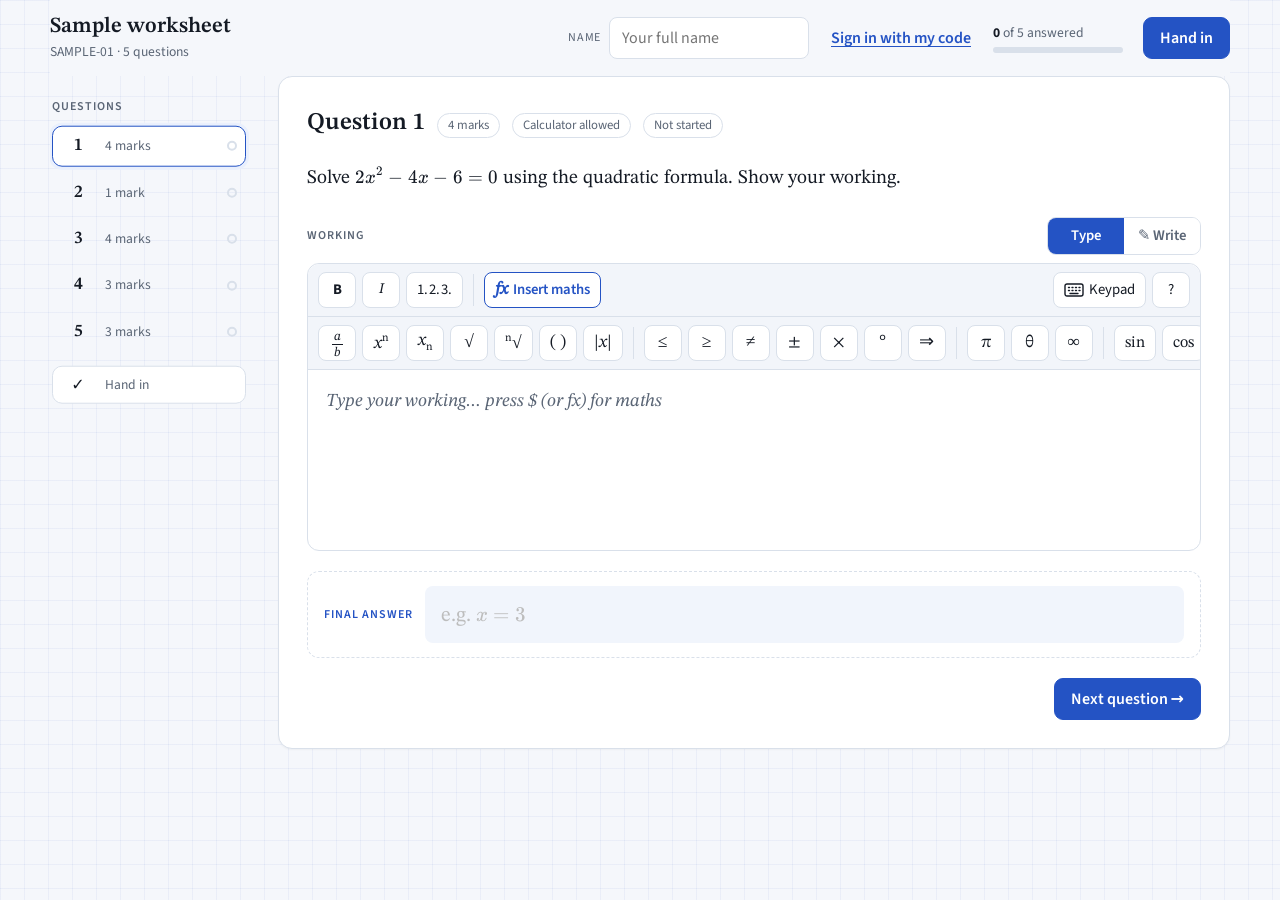
<file: index.html>
<!doctype html>
<html lang="en">
<head>
  <meta charset="utf-8">
  <meta name="viewport" content="width=device-width,initial-scale=1,viewport-fit=cover">
  <meta name="color-scheme" content="light dark">
  <meta name="robots" content="noindex, nofollow">
  <title>Typed Answer Booklet</title>
  <link rel="icon" href="data:image/svg+xml,<svg xmlns='http://www.w3.org/2000/svg' viewBox='0 0 32 32'><rect width='32' height='32' rx='7' fill='%232453c4'/><text x='16' y='23' font-size='19' font-family='serif' font-style='italic' text-anchor='middle' fill='white'>ƒx</text></svg>">
  <script type="module" crossorigin src="./assets/main-Bc5uiTLc.js"></script>
  <link rel="modulepreload" crossorigin href="./assets/photo-P12SYnH-.js">
  <link rel="stylesheet" crossorigin href="./assets/photo-BJsWUJd-.css">
  <link rel="stylesheet" crossorigin href="./assets/main-B-OC16hW.css">
</head>
<body>
  <header class="top">
    <div class="title"><h1 id="wsTitle">Answer booklet</h1><p id="wsSub"></p></div>
    <div class="name" id="nameBox"><label for="studentName">Name</label><input type="text" id="studentName" placeholder="Your full name" autocomplete="name"></div>
    <button type="button" class="linkbtn" id="signInBtn" hidden title="Your work is then saved online: carry on on any phone or computer">Sign in with my code</button>
    <div class="acct" id="acct" hidden><span class="who" id="acctName"></span><span class="sync" id="syncState" role="status"></span><button type="button" class="linkbtn" id="signOutBtn">Sign out</button></div>
    <div class="meter"><span id="meterText"></span><div class="track"><i id="meterBar"></i></div></div>
    <button type="button" class="btn primary" id="goHandin">Hand in</button>
  </header>
  <div class="syncask" id="syncAsk" role="alert" hidden></div>
  <dialog id="signinDlg" aria-labelledby="signinTitle">
    <form id="signinForm" method="dialog">
      <h2 id="signinTitle">Sign in with your code</h2>
      <p class="muted">Your teacher gives you a code like <b>K7QM-2XPA</b>. Your work is then saved online: open the same link on another phone or computer, sign in, and carry on. Your teacher sees how far you are.</p>
      <label for="codeIn">Your code</label>
      <input type="text" id="codeIn" autocomplete="off" autocapitalize="characters" spellcheck="false" placeholder="XXXX-XXXX">
      <p class="status err" id="codeErr" role="status"></p>
      <div class="actions"><button type="submit" class="btn primary" id="codeGo">Sign in</button><button type="button" class="btn quiet" id="codeCancel">Cancel</button></div>
    </form>
  </dialog>
  <div class="app">
    <nav class="rail" id="rail" aria-label="Questions"></nav>
    <main id="stage"></main>
  </div>
</body>
</html>
</file>
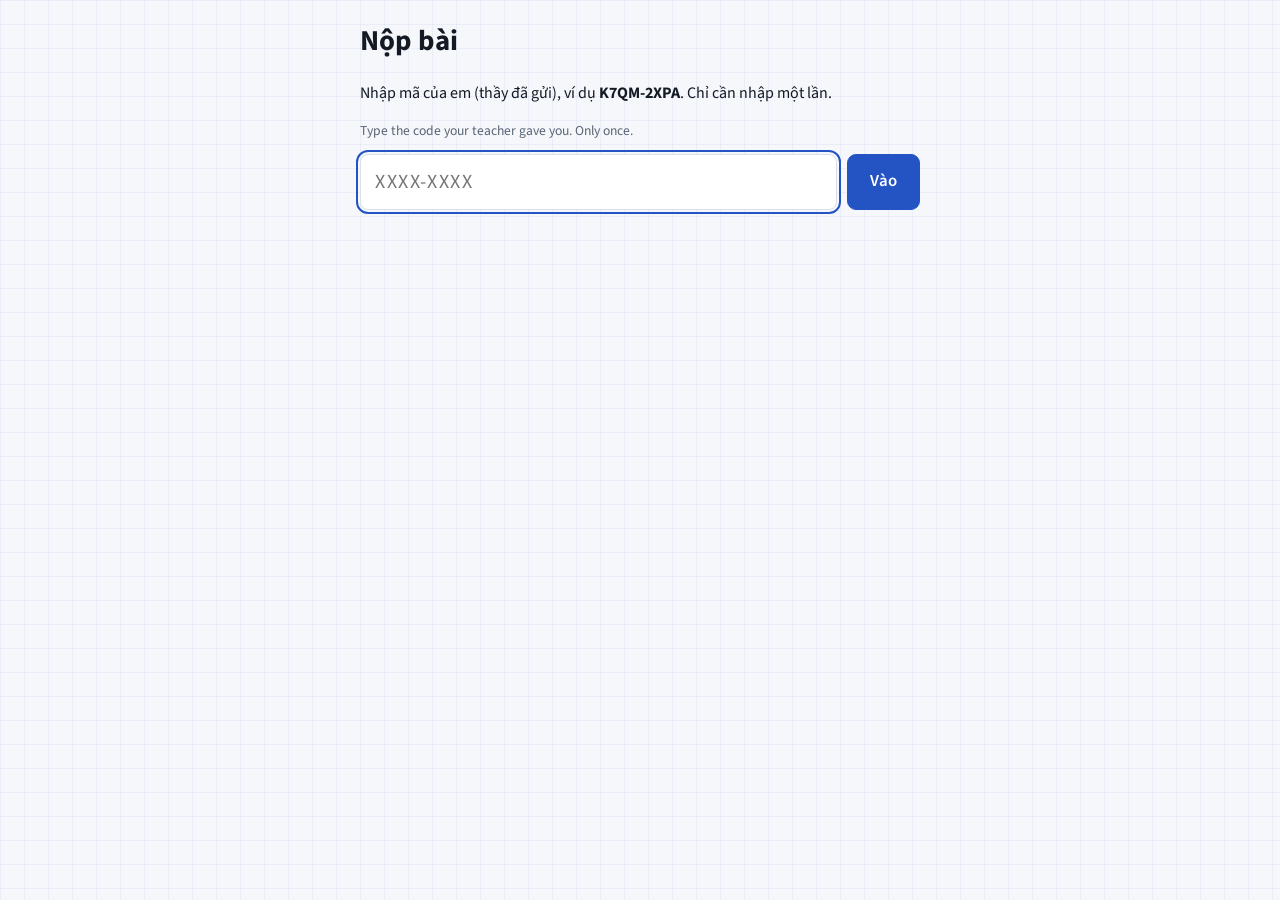
<file: nop.html>
<!doctype html>
<html lang="vi">
<head>
  <meta charset="utf-8">
  <meta name="viewport" content="width=device-width,initial-scale=1,viewport-fit=cover">
  <meta name="color-scheme" content="light dark">
  <meta name="robots" content="noindex, nofollow">
  <meta name="apple-mobile-web-app-capable" content="yes">
  <meta name="apple-mobile-web-app-title" content="Nộp bài">
  <meta name="theme-color" content="#2453c4">
  <title>Nộp bài</title>
  <link rel="manifest" href="nop.webmanifest">
  <link rel="icon" href="nop-icon.svg">
  <link rel="apple-touch-icon" href="nop-icon.png">
  <script type="module" crossorigin src="./assets/nop-t3V10JQ5.js"></script>
  <link rel="modulepreload" crossorigin href="./assets/photo-P12SYnH-.js">
  <link rel="stylesheet" crossorigin href="./assets/photo-BJsWUJd-.css">
  <link rel="stylesheet" crossorigin href="./assets/nop-CIuWcVVF.css">
</head>
<body class="nop">
  <main class="nopwrap">
    <header class="nophead">
      <h1>Nộp bài</h1>
      <p class="muted" id="who"></p>
    </header>

    <section id="signin" hidden>
      <p>Nhập mã của em (thầy đã gửi), ví dụ <b>K7QM-2XPA</b>. Chỉ cần nhập một lần.</p>
      <p class="muted en">Type the code your teacher gave you. Only once.</p>
      <form id="codeForm">
        <input type="text" id="code" autocomplete="off" autocapitalize="characters" spellcheck="false" placeholder="XXXX-XXXX" aria-label="Mã của em">
        <button type="submit" class="btn primary big" id="codeGo">Vào</button>
      </form>
      <p class="status err" id="codeErr" role="status"></p>
    </section>

    <section id="drop" hidden>
      <input type="file" id="files" accept="image/*,application/pdf,.pdf" multiple hidden>
      <button type="button" class="btn primary huge" id="pick">📷 Chụp ảnh hoặc chọn file</button>
      <p class="muted tip">Chụp từng trang, <b>theo thứ tự</b>, thấy rõ mã QR ở trang 1. Ảnh hoặc PDF đều được.<br><span class="en">Photos of each page in order, or a PDF.</span></p>
      <div id="result" class="result" hidden>
        <p class="done" id="doneLine" role="status"></p>
        <div id="groups"></div>
        <div class="actions"><button type="button" class="btn" id="more">+ Thêm trang</button><button type="button" class="btn quiet" id="newOne">Nộp bài khác</button></div>
      </div>
      <details class="hist" id="hist" hidden><summary>Đã nộp gần đây</summary><ul id="histList"></ul></details>
    </section>

    <footer class="nopfoot"><button type="button" class="linkbtn" id="signOut" hidden>Không phải em? Đổi mã</button></footer>
  </main>
</body>
</html>
</file>
<file: assets/photo-BJsWUJd-.css>
@font-face{font-family:"Source Sans 3";font-style:normal;font-display:swap;font-weight:400;src:url(./source-sans-3-cyrillic-ext-400-normal-BwJdxs7r.woff2)format("woff2"),url(./source-sans-3-cyrillic-ext-400-normal-Cd63HKDh.woff)format("woff");unicode-range:U+460-52F,U+1C80-1C8A,U+20B4,U+2DE0-2DFF,U+A640-A69F,U+FE2E-FE2F}@font-face{font-family:"Source Sans 3";font-style:normal;font-display:swap;font-weight:400;src:url(./source-sans-3-cyrillic-400-normal-DjhbW-4D.woff2)format("woff2"),url(./source-sans-3-cyrillic-400-normal-7kQcAFpS.woff)format("woff");unicode-range:U+301,U+400-45F,U+490-491,U+4B0-4B1,U+2116}@font-face{font-family:"Source Sans 3";font-style:normal;font-display:swap;font-weight:400;src:url(./source-sans-3-greek-ext-400-normal-CpIwTHMM.woff2)format("woff2"),url(./source-sans-3-greek-ext-400-normal-BI1kUwmR.woff)format("woff");unicode-range:U+1F??}@font-face{font-family:"Source Sans 3";font-style:normal;font-display:swap;font-weight:400;src:url(./source-sans-3-greek-400-normal-DZReXJla.woff2)format("woff2"),url(./source-sans-3-greek-400-normal-DJm9Ud5h.woff)format("woff");unicode-range:U+370-377,U+37A-37F,U+384-38A,U+38C,U+38E-3A1,U+3A3-3FF}@font-face{font-family:"Source Sans 3";font-style:normal;font-display:swap;font-weight:400;src:url(./source-sans-3-vietnamese-400-normal-CwtaIDr2.woff2)format("woff2"),url(./source-sans-3-vietnamese-400-normal-dYp9C364.woff)format("woff");unicode-range:U+102-103,U+110-111,U+128-129,U+168-169,U+1A0-1A1,U+1AF-1B0,U+300-301,U+303-304,U+308-309,U+323,U+329,U+1EA0-1EF9,U+20AB}@font-face{font-family:"Source Sans 3";font-style:normal;font-display:swap;font-weight:400;src:url(./source-sans-3-latin-ext-400-normal-UNsKFIBq.woff2)format("woff2"),url(./source-sans-3-latin-ext-400-normal-BGPHfnm_.woff)format("woff");unicode-range:U+100-2BA,U+2BD-2C5,U+2C7-2CC,U+2CE-2D7,U+2DD-2FF,U+304,U+308,U+329,U+1D00-1DBF,U+1E00-1E9F,U+1EF2-1EFF,U+2020,U+20A0-20AB,U+20AD-20C0,U+2113,U+2C60-2C7F,U+A720-A7FF}@font-face{font-family:"Source Sans 3";font-style:normal;font-display:swap;font-weight:400;src:url(./source-sans-3-latin-400-normal-DQi5PRDE.woff2)format("woff2"),url(./source-sans-3-latin-400-normal-AFMiCETP.woff)format("woff");unicode-range:U+??,U+131,U+152-153,U+2BB-2BC,U+2C6,U+2DA,U+2DC,U+304,U+308,U+329,U+2000-206F,U+20AC,U+2122,U+2191,U+2193,U+2212,U+2215,U+FEFF,U+FFFD}@font-face{font-family:"Source Sans 3";font-style:normal;font-display:swap;font-weight:600;src:url(./source-sans-3-cyrillic-ext-600-normal-6AhwUnSr.woff2)format("woff2"),url(./source-sans-3-cyrillic-ext-600-normal-uAL1a5gb.woff)format("woff");unicode-range:U+460-52F,U+1C80-1C8A,U+20B4,U+2DE0-2DFF,U+A640-A69F,U+FE2E-FE2F}@font-face{font-family:"Source Sans 3";font-style:normal;font-display:swap;font-weight:600;src:url(./source-sans-3-cyrillic-600-normal-BnFu5nHC.woff2)format("woff2"),url(./source-sans-3-cyrillic-600-normal-y-RO8wOd.woff)format("woff");unicode-range:U+301,U+400-45F,U+490-491,U+4B0-4B1,U+2116}@font-face{font-family:"Source Sans 3";font-style:normal;font-display:swap;font-weight:600;src:url(./source-sans-3-greek-ext-600-normal-DynePNDL.woff2)format("woff2"),url(./source-sans-3-greek-ext-600-normal-D7vJ4nVX.woff)format("woff");unicode-range:U+1F??}@font-face{font-family:"Source Sans 3";font-style:normal;font-display:swap;font-weight:600;src:url(./source-sans-3-greek-600-normal-BSO157bq.woff2)format("woff2"),url(./source-sans-3-greek-600-normal-BNF9LBpG.woff)format("woff");unicode-range:U+370-377,U+37A-37F,U+384-38A,U+38C,U+38E-3A1,U+3A3-3FF}@font-face{font-family:"Source Sans 3";font-style:normal;font-display:swap;font-weight:600;src:url(./source-sans-3-vietnamese-600-normal-B2sTNYey.woff2)format("woff2"),url(./source-sans-3-vietnamese-600-normal-DpSexF-T.woff)format("woff");unicode-range:U+102-103,U+110-111,U+128-129,U+168-169,U+1A0-1A1,U+1AF-1B0,U+300-301,U+303-304,U+308-309,U+323,U+329,U+1EA0-1EF9,U+20AB}@font-face{font-family:"Source Sans 3";font-style:normal;font-display:swap;font-weight:600;src:url(./source-sans-3-latin-ext-600-normal-AEyhgUpm.woff2)format("woff2"),url(./source-sans-3-latin-ext-600-normal-Wy7HIzqC.woff)format("woff");unicode-range:U+100-2BA,U+2BD-2C5,U+2C7-2CC,U+2CE-2D7,U+2DD-2FF,U+304,U+308,U+329,U+1D00-1DBF,U+1E00-1E9F,U+1EF2-1EFF,U+2020,U+20A0-20AB,U+20AD-20C0,U+2113,U+2C60-2C7F,U+A720-A7FF}@font-face{font-family:"Source Sans 3";font-style:normal;font-display:swap;font-weight:600;src:url(./source-sans-3-latin-600-normal-DeckBYAU.woff2)format("woff2"),url(./source-sans-3-latin-600-normal-BvDVuF-j.woff)format("woff");unicode-range:U+??,U+131,U+152-153,U+2BB-2BC,U+2C6,U+2DA,U+2DC,U+304,U+308,U+329,U+2000-206F,U+20AC,U+2122,U+2191,U+2193,U+2212,U+2215,U+FEFF,U+FFFD}@font-face{font-family:"Source Sans 3";font-style:normal;font-display:swap;font-weight:700;src:url(./source-sans-3-cyrillic-ext-700-normal-BhUSqjb8.woff2)format("woff2"),url(./source-sans-3-cyrillic-ext-700-normal-B6RPsSdD.woff)format("woff");unicode-range:U+460-52F,U+1C80-1C8A,U+20B4,U+2DE0-2DFF,U+A640-A69F,U+FE2E-FE2F}@font-face{font-family:"Source Sans 3";font-style:normal;font-display:swap;font-weight:700;src:url(./source-sans-3-cyrillic-700-normal-CIuudVLB.woff2)format("woff2"),url(./source-sans-3-cyrillic-700-normal-DYE6gq6k.woff)format("woff");unicode-range:U+301,U+400-45F,U+490-491,U+4B0-4B1,U+2116}@font-face{font-family:"Source Sans 3";font-style:normal;font-display:swap;font-weight:700;src:url(./source-sans-3-greek-ext-700-normal-Dd6uIcuy.woff2)format("woff2"),url(./source-sans-3-greek-ext-700-normal-C6ITAlBU.woff)format("woff");unicode-range:U+1F??}@font-face{font-family:"Source Sans 3";font-style:normal;font-display:swap;font-weight:700;src:url(./source-sans-3-greek-700-normal-C8Tp2qRF.woff2)format("woff2"),url(./source-sans-3-greek-700-normal-BWdBblwd.woff)format("woff");unicode-range:U+370-377,U+37A-37F,U+384-38A,U+38C,U+38E-3A1,U+3A3-3FF}@font-face{font-family:"Source Sans 3";font-style:normal;font-display:swap;font-weight:700;src:url(./source-sans-3-vietnamese-700-normal-Bgamivog.woff2)format("woff2"),url(./source-sans-3-vietnamese-700-normal-BHxM10oo.woff)format("woff");unicode-range:U+102-103,U+110-111,U+128-129,U+168-169,U+1A0-1A1,U+1AF-1B0,U+300-301,U+303-304,U+308-309,U+323,U+329,U+1EA0-1EF9,U+20AB}@font-face{font-family:"Source Sans 3";font-style:normal;font-display:swap;font-weight:700;src:url(./source-sans-3-latin-ext-700-normal-6Xi0A2be.woff2)format("woff2"),url(./source-sans-3-latin-ext-700-normal-ChH_v7nA.woff)format("woff");unicode-range:U+100-2BA,U+2BD-2C5,U+2C7-2CC,U+2CE-2D7,U+2DD-2FF,U+304,U+308,U+329,U+1D00-1DBF,U+1E00-1E9F,U+1EF2-1EFF,U+2020,U+20A0-20AB,U+20AD-20C0,U+2113,U+2C60-2C7F,U+A720-A7FF}@font-face{font-family:"Source Sans 3";font-style:normal;font-display:swap;font-weight:700;src:url(./source-sans-3-latin-700-normal-CkzU-mV9.woff2)format("woff2"),url(./source-sans-3-latin-700-normal-BBbVrHF_.woff)format("woff");unicode-range:U+??,U+131,U+152-153,U+2BB-2BC,U+2C6,U+2DA,U+2DC,U+304,U+308,U+329,U+2000-206F,U+20AC,U+2122,U+2191,U+2193,U+2212,U+2215,U+FEFF,U+FFFD}:root{--bg:#f5f7fb;--grid:#2453c40e;--surface:#fff;--tool:#f2f5fa;--ink:#141a24;--muted:#5a6575;--rule:#d9e0ea;--accent:#2453c4;--accent-ink:#fff;--accent-soft:#eaf0fd;--math-bg:#f1f5fc;--ok:#23804f;--warn:#b06f0f;--danger:#c4433a;--f-ui:"Source Sans 3", system-ui, -apple-system, "Segoe UI", sans-serif;--f-math:"STIX Two Text", "Times New Roman", Times, serif;--f-mono:ui-monospace, Menlo, Consolas, monospace;--radius:14px;--lightningcss-light:initial;--lightningcss-dark: ;color-scheme:light}@media (prefers-color-scheme:dark){:root:not([data-theme=light]){--bg:#0f131a;--grid:#8db1f50d;--surface:#161c26;--tool:#1b2230;--ink:#e7ebf2;--muted:#9aa5b6;--rule:#2b3443;--accent:#8fb2f7;--accent-ink:#0d1524;--accent-soft:#1d2a42;--math-bg:#1a2130;--ok:#6cc792;--warn:#e3a94b;--danger:#ec7a70;--lightningcss-light: ;--lightningcss-dark:initial;color-scheme:dark}}:root[data-theme=dark]{--bg:#0f131a;--grid:#8db1f50d;--surface:#161c26;--tool:#1b2230;--ink:#e7ebf2;--muted:#9aa5b6;--rule:#2b3443;--accent:#8fb2f7;--accent-ink:#0d1524;--accent-soft:#1d2a42;--math-bg:#1a2130;--ok:#6cc792;--warn:#e3a94b;--danger:#ec7a70;--lightningcss-light: ;--lightningcss-dark:initial;color-scheme:dark}*{box-sizing:border-box}html{-webkit-text-size-adjust:100%}body{background-color:var(--bg);background-image:linear-gradient(var(--grid) 1px,transparent 1px),linear-gradient(90deg,var(--grid) 1px,transparent 1px);color:var(--ink);font-family:var(--f-ui);padding:0 16px calc(64px + env(safe-area-inset-bottom,0px));background-size:24px 24px;margin:0;font-size:16px;line-height:1.5}[hidden]{display:none!important}button{font:inherit;cursor:pointer;color:var(--ink)}button:focus-visible,input:focus-visible,textarea:focus-visible,summary:focus-visible{outline:2px solid var(--accent);outline-offset:2px}input[type=text],textarea{font:inherit;color:var(--ink);background:var(--surface);border:1px solid var(--rule);border-radius:8px;padding:8px 12px;font-size:16px}.top{z-index:20;max-width:1180px;padding:max(14px,env(safe-area-inset-top,0px)) 0 14px;background:var(--bg);flex-wrap:wrap;align-items:center;gap:12px 20px;margin:0 auto;display:flex;position:sticky;top:0}.title{flex:240px;min-width:0}.title h1{font-family:var(--f-math);text-wrap:balance;margin:0;font-size:1.35rem;font-weight:600;line-height:1.2}.title p{color:var(--muted);margin:2px 0 0;font-size:.85rem}.name{align-items:center;gap:8px;display:flex}.name label{letter-spacing:.06em;text-transform:uppercase;color:var(--muted);font-size:.75rem}.name input{width:200px;max-width:52vw}.meter{flex-direction:column;gap:4px;min-width:130px;display:flex}.meter span{color:var(--muted);font-variant-numeric:tabular-nums;font-size:.85rem}.meter span b{color:var(--ink)}.track{background:var(--rule);border-radius:99px;height:6px;overflow:hidden}.track i{background:var(--ok);width:0;height:100%;transition:width .25s;display:block}.btn{border:1px solid var(--rule);background:var(--surface);border-radius:9px;padding:8px 16px;font-weight:600}.btn:hover{border-color:var(--accent)}.btn.primary{background:var(--accent);border-color:var(--accent);color:var(--accent-ink)}.btn.quiet{background:0 0}.btn.danger{border-color:var(--danger);color:var(--danger)}.app{grid-template-columns:200px minmax(0,1fr);align-items:start;gap:28px;max-width:1180px;margin:0 auto;display:grid}.rail{flex-direction:column;gap:6px;max-height:calc(100vh - 110px);padding:2px 4px 2px 2px;display:flex;position:sticky;top:96px;overflow-y:auto}.rail h2{letter-spacing:.08em;text-transform:uppercase;color:var(--muted);margin:0 0 4px;font-size:.75rem;font-weight:600}.ritem{text-align:left;background:0 0;border:1px solid #0000;border-radius:10px;grid-template-columns:34px minmax(0,1fr) 10px;align-items:center;gap:10px;padding:6px 8px;display:grid}.ritem:hover{background:var(--surface);border-color:var(--rule)}.ritem[aria-current=true]{background:var(--surface);border-color:var(--accent);box-shadow:0 0 0 3px var(--accent-soft)}.ritem .n{font-family:var(--f-math);text-align:center;font-size:1.1rem;font-weight:600}.ritem .m{color:var(--muted);font-size:.85rem}.dot{border:2px solid var(--rule);border-radius:50%;width:10px;height:10px}.dot.part{border-color:var(--warn);background:var(--warn)}.dot.done{border-color:var(--ok);background:var(--ok)}.ritem.handin{border-color:var(--rule);background:var(--surface);grid-template-columns:34px minmax(0,1fr);margin-top:8px}.ritem.handin .n{font-family:var(--f-ui);font-size:1rem}.sheet{background:var(--surface);border:1px solid var(--rule);border-radius:var(--radius);flex-direction:column;gap:20px;min-width:0;padding:28px;display:flex;box-shadow:0 1px 2px #141a240a}.sheet h2{margin:0}.qhead{flex-wrap:wrap;align-items:baseline;gap:8px 12px;display:flex}.qhead h2{font-family:var(--f-math);font-size:1.5rem;font-weight:600}.chip{border:1px solid var(--rule);color:var(--muted);white-space:nowrap;border-radius:99px;padding:2px 10px;font-size:.8rem}.chip.nocalc{border-color:var(--danger);color:var(--danger)}.chip.done{border-color:var(--ok);color:var(--ok)}.chip.part{border-color:var(--warn);color:var(--warn)}.stem{font-family:var(--f-math);max-width:68ch;padding-block:2px;font-size:1.2rem;line-height:1.65;overflow:auto hidden}.fig{max-width:560px;margin:0}.fig img{border:1px solid var(--rule);background:#fff;border-radius:8px;width:auto;max-width:100%;height:auto;max-height:380px;padding:8px;display:block}.label{letter-spacing:.08em;text-transform:uppercase;color:var(--muted);font-size:.75rem;font-weight:600}.opts{grid-template-columns:repeat(2,minmax(0,1fr));gap:10px;display:grid}.opt{border:1px solid var(--rule);cursor:pointer;min-width:0;font-family:var(--f-math);border-radius:10px;align-items:center;gap:12px;padding:12px 14px;font-size:1.15rem;display:flex}.opt:hover{border-color:var(--accent)}.opt:has(input:checked){border-color:var(--accent);background:var(--accent-soft)}.opt input{accent-color:var(--accent)}.opt b{font-family:var(--f-ui);font-size:.95rem}.shell{border:1px solid var(--rule);background:var(--surface);border-radius:12px}.shell:focus-within{border-color:var(--accent);box-shadow:0 0 0 4px var(--accent-soft)}.tools{z-index:5;background:var(--tool);border-bottom:1px solid var(--rule);border-radius:12px 12px 0 0;flex-direction:column;display:flex;position:sticky;top:76px}.row{flex-wrap:wrap;align-items:center;gap:6px;padding:8px 10px;display:flex}.row+.row{border-top:1px solid var(--rule)}.palette{scrollbar-width:thin;flex-wrap:nowrap;overflow-x:auto}.tb{border:1px solid var(--rule);background:var(--surface);touch-action:manipulation;border-radius:8px;flex:none;justify-content:center;align-items:center;gap:2px;min-width:38px;height:36px;padding:0 10px;font-size:.92rem;display:inline-flex}.tb:hover{border-color:var(--accent)}.tb.on{border-color:var(--accent);background:var(--accent-soft)}.tb em{font-family:var(--f-math);font-size:1.1rem}.tb.mathbtn{border-color:var(--accent);color:var(--accent);font-weight:600}.sep{background:var(--rule);flex:none;align-self:stretch;width:1px;margin:2px 4px}.spacer{flex:auto}.pk{font-family:var(--f-math);font-size:1.1rem;line-height:1}.pk.fn{font-size:1rem}.frac{flex-direction:column;align-items:center;font-size:.82rem;font-style:italic;line-height:1;display:inline-flex}.frac i:first-child{border-bottom:1.5px solid;padding:0 2px 1px}.frac i:last-child{padding-top:1px}.pk sup,.pk sub{font-size:.65em}.pk.wide{align-items:center;gap:1px;display:inline-flex}.sys{font-size:1.6em;font-style:normal;line-height:1}.sysr,.mat{text-align:left;font-size:.6em;line-height:1.15;display:inline-block}.mat{text-align:center;padding:0 1px}.help{border-top:1px solid var(--rule);background:var(--surface);color:var(--muted);grid-template-columns:repeat(auto-fill,minmax(210px,1fr));gap:6px 18px;padding:12px 14px;font-size:.88rem;display:grid}.help kbd{font-family:var(--f-mono);color:var(--ink);background:var(--tool);border:1px solid var(--rule);border-radius:5px;padding:1px 6px;font-size:.78rem}.ed{cursor:text}.pm{min-height:180px;font-family:var(--f-math);overflow-wrap:anywhere;outline:none;padding:14px 18px 18px;font-size:1.15rem;line-height:1.9}.pm p{margin:0 0 .35em}.pm ol,.pm ul{margin:0 0 .35em;padding-left:1.8em}.pm li p{margin:0}.pm strong{font-weight:700}.pm p.is-editor-empty:first-child:before{content:attr(data-placeholder);color:var(--muted);float:left;pointer-events:none;height:0;font-style:italic}.mathnode{vertical-align:middle;max-width:100%;margin:1px 2px;display:inline-block}.mathnode.sel math-field{border-color:var(--accent);box-shadow:0 0 0 3px var(--accent-soft)}math-field{color:var(--ink);background:var(--math-bg);--caret-color:var(--accent);--selection-background-color:var(--accent-soft);--contains-highlight-background-color:var(--accent-soft);--placeholder-color:var(--muted);--smart-fence-color:var(--muted);--text-font-family:var(--f-math);border:1px solid #0000;border-radius:8px;min-width:2.2em;max-width:100%;padding:2px 8px;font-size:1.3rem}.mathnode math-field{font-size:1.25rem;display:inline-block}math-field:focus-within{border-color:var(--accent);background:var(--surface);box-shadow:0 0 0 3px var(--accent-soft);outline:none}math-field::part(menu-toggle),math-field::part(virtual-keyboard-toggle){display:none}.final{border:1px dashed var(--rule);border-radius:12px;grid-template-columns:auto minmax(0,1fr);align-items:center;gap:12px;padding:14px 16px;display:grid}.final .label{color:var(--accent)}.final math-field{width:100%;min-width:0;padding:6px 10px;display:block}.nav{flex-wrap:wrap;justify-content:space-between;gap:12px;display:flex}.working{flex-direction:column;gap:8px;min-width:0;display:flex}.workhead{flex-wrap:wrap;justify-content:space-between;align-items:center;gap:12px;display:flex}.seg{border:1px solid var(--rule);border-radius:9px;display:inline-flex;overflow:hidden}.seg .tb{background:var(--surface);min-width:76px;color:var(--muted);border:0;border-radius:0;font-weight:600}.seg .tb[aria-pressed=true]{background:var(--accent);color:var(--accent-ink)}.inkhint{margin-bottom:8px}.inkhint:empty{display:none}.tb.copyfig{border-color:var(--accent);color:var(--accent);font-weight:600}.inkpad .tb:disabled{opacity:.4;cursor:default}.inkwrap{background:#fff;border-radius:0 0 12px 12px;overflow:hidden}.inkcv{touch-action:none;cursor:crosshair;-webkit-user-select:none;user-select:none;-webkit-touch-callout:none;width:100%;display:block}.penseen .inkcv{touch-action:pan-y}.inkcv.erasing{cursor:cell}.inknote{color:var(--muted);border-top:1px solid var(--rule);margin:0;padding:6px 12px;font-size:.82rem}.hrow{border-bottom:1px solid var(--rule);grid-template-columns:60px minmax(0,1fr) auto;align-items:center;gap:12px;padding:10px 0;display:grid}.hrow:last-child{border-bottom:none}.hrow .n{font-family:var(--f-math);font-size:1.1rem;font-weight:600}.hrow .p{color:var(--muted);white-space:nowrap;text-overflow:ellipsis;font-size:.88rem;font-family:var(--f-mono);overflow:hidden}.hright{align-items:center;gap:12px;display:flex}.hright .time{color:var(--muted);white-space:nowrap;font-variant-numeric:tabular-nums;font-size:.82rem}.hright button{color:var(--accent);background:0 0;border:none;padding:0;font-weight:600}.actions{flex-wrap:wrap;align-items:center;gap:10px;display:flex}.status{color:var(--ok);min-height:1.3em;font-size:.92rem}.status.err{color:var(--danger)}.photobox{border:1px dashed var(--rule);border-radius:var(--radius);background:var(--tool);margin:18px 0 6px;padding:14px 16px}.photobox h3{margin:0 0 4px;font-size:1rem}.photos{flex-wrap:wrap;gap:10px;margin:12px 0 4px;display:flex}.ph{text-align:center;width:96px;margin:0}.ph .pimg{border:1px solid var(--rule);background:var(--surface);border-radius:8px;justify-content:center;align-items:center;width:96px;height:120px;display:flex;overflow:hidden}.ph img{max-width:100%;max-height:100%;display:block}.ph .pimg span{color:var(--ok);font-size:1.6rem}.ph .pimg .pdf{color:var(--danger);letter-spacing:.04em;font-size:1.3rem}.ph figcaption{color:var(--muted);margin-top:4px;font-size:.8rem}.ph.up{opacity:.6}.ph.err .pimg{border-color:var(--danger)}.ph.err figcaption{color:var(--danger)}details{border:1px solid var(--rule);border-radius:10px;padding:10px 14px}summary{cursor:pointer}details textarea{width:100%;min-height:220px;font-family:var(--f-mono);margin-top:10px;font-size:.8rem}.load{color:var(--muted);flex-wrap:wrap;align-items:center;gap:10px;margin-top:10px;font-size:.9rem;display:flex}.load textarea{min-height:110px}.muted{color:var(--muted);margin:0;font-size:.92rem}@media (width<=860px){.app{grid-template-columns:minmax(0,1fr);gap:12px}.rail{flex-direction:row;gap:6px;max-height:none;padding-bottom:4px;position:static;overflow:auto hidden}.rail h2{display:none}.ritem{flex:none;grid-template-columns:auto 10px;padding:6px 12px}.ritem .m{display:none}.ritem.handin{grid-template-columns:auto auto;margin-top:0}.ritem.handin .m{display:inline}.sheet{gap:16px;padding:16px}.opts{grid-template-columns:minmax(0,1fr)}.tb .lbl{display:none}.row{gap:4px;padding:6px 8px}.row:first-child{flex-wrap:nowrap}.tb{min-width:36px;padding:0 8px}.row:first-child .sep{display:none}.inkpad .row:first-child{flex-wrap:wrap}.meter{flex-direction:row;flex:100%;order:3;align-items:center;gap:10px}.meter .track{flex:1}.top{gap:8px 12px;padding-block:10px;position:static}.tools{top:0}.title{flex-basis:100%}.name{flex:auto}.name input{width:100%;max-width:none}.pm{min-height:150px;padding:12px 12px 16px}.final{grid-template-columns:minmax(0,1fr);gap:6px}.hrow{grid-template-columns:44px minmax(0,1fr) auto;gap:8px}}@media (prefers-reduced-motion:reduce){*{transition:none!important}}.linkbtn{color:var(--accent);text-underline-offset:3px;background:0 0;border:0;padding:4px 2px;font-weight:600;text-decoration:underline}.acct{flex-wrap:wrap;align-items:baseline;gap:4px 10px;min-width:0;display:flex}.acct .who{font-weight:600}.sync{color:var(--muted);font-size:.85rem}.sync.ok{color:var(--ok)}.sync.wait{color:var(--muted)}.sync.err{color:var(--danger)}.syncask{border:1px solid var(--warn);border-radius:var(--radius);background:var(--surface);max-width:1180px;margin:0 auto 14px;padding:12px 16px}.syncask p{margin:0 0 10px}dialog{border:1px solid var(--rule);border-radius:var(--radius);background:var(--surface);color:var(--ink);width:min(440px,100vw - 32px);padding:22px}dialog::backdrop{background:#0a0e1673}dialog h2{font-family:var(--f-math);margin:0 0 8px;font-size:1.25rem;font-weight:600}dialog label{letter-spacing:.06em;text-transform:uppercase;color:var(--muted);margin:14px 0 6px;font-size:.75rem;display:block}dialog input{letter-spacing:.08em;text-transform:uppercase;width:100%;font-family:var(--f-mono)!important}dialog .status{margin:8px 0}.textable{border-collapse:collapse;margin:.6em 0;font-size:1.05rem}.textable td{text-align:center;white-space:nowrap;border:1px solid;padding:.3em .8em}body.reflecting #stage>.sheet{display:block}body.reflecting #stage>.sheet+.sheet{margin-top:18px}.reflintro{border-left:4px solid var(--warn)}.reflintro h2{color:var(--warn);margin-top:0}.myans{border:1px dashed var(--rule);background:var(--tool);border-radius:8px;margin:14px 0;padding:10px 14px}.myans .mywork{margin:6px 0}.myans canvas.inkstill{border:1px solid var(--rule);border-radius:6px;margin:6px 0;display:block}.opts.ro .opt{cursor:default;opacity:.7}.opts.ro .opt.picked{opacity:1;outline:2px solid var(--accent);border-radius:6px}.reflbox{border:2px solid var(--warn);border-radius:10px;margin-top:12px;padding:12px 14px}.reflbox .label{color:var(--warn);margin:8px 0 4px;display:block}.reflbox textarea{box-sizing:border-box;width:100%;font:inherit;text-transform:none;letter-spacing:normal;color:var(--ink);background:var(--surface);border:1px solid var(--rule);resize:vertical;border-radius:6px;margin-top:4px;padding:8px;font-size:1rem;display:block}.reflbox .starters{flex-wrap:wrap;align-items:center;gap:6px;margin:6px 0 4px;font-size:14px;display:flex}.reflbox .chip.starter{cursor:pointer;font:inherit;color:var(--ink);border:1px solid var(--rule);background:var(--tool);font-size:13px}.reflbox .chip.starter:hover{border-color:var(--warn)}.reflbox .need{margin:6px 0 0;font-size:13px}
</file>
<file: assets/main-B-OC16hW.css>
@font-face{font-family:STIX Two Text;font-style:normal;font-display:swap;font-weight:400;src:url([data-uri])format("woff2"),url([data-uri])format("woff");unicode-range:U+460-52F,U+1C80-1C8A,U+20B4,U+2DE0-2DFF,U+A640-A69F,U+FE2E-FE2F}@font-face{font-family:STIX Two Text;font-style:normal;font-display:swap;font-weight:400;src:url(./stix-two-text-cyrillic-400-normal-BeBP8F9c.woff2)format("woff2"),url(./stix-two-text-cyrillic-400-normal-BfV63fuA.woff)format("woff");unicode-range:U+301,U+400-45F,U+490-491,U+4B0-4B1,U+2116}@font-face{font-family:STIX Two Text;font-style:normal;font-display:swap;font-weight:400;src:url(./stix-two-text-greek-400-normal-DURI2LrF.woff2)format("woff2"),url(./stix-two-text-greek-400-normal-B05reu_N.woff)format("woff");unicode-range:U+370-377,U+37A-37F,U+384-38A,U+38C,U+38E-3A1,U+3A3-3FF}@font-face{font-family:STIX Two Text;font-style:normal;font-display:swap;font-weight:400;src:url(./stix-two-text-vietnamese-400-normal-D0hKSraj.woff2)format("woff2"),url(./stix-two-text-vietnamese-400-normal-CWKP4bwO.woff)format("woff");unicode-range:U+102-103,U+110-111,U+128-129,U+168-169,U+1A0-1A1,U+1AF-1B0,U+300-301,U+303-304,U+308-309,U+323,U+329,U+1EA0-1EF9,U+20AB}@font-face{font-family:STIX Two Text;font-style:normal;font-display:swap;font-weight:400;src:url(./stix-two-text-latin-ext-400-normal-BsQBoqgu.woff2)format("woff2"),url(./stix-two-text-latin-ext-400-normal-DJAp0_Pt.woff)format("woff");unicode-range:U+100-2BA,U+2BD-2C5,U+2C7-2CC,U+2CE-2D7,U+2DD-2FF,U+304,U+308,U+329,U+1D00-1DBF,U+1E00-1E9F,U+1EF2-1EFF,U+2020,U+20A0-20AB,U+20AD-20C0,U+2113,U+2C60-2C7F,U+A720-A7FF}@font-face{font-family:STIX Two Text;font-style:normal;font-display:swap;font-weight:400;src:url(./stix-two-text-latin-400-normal-Dm29J5Fl.woff2)format("woff2"),url(./stix-two-text-latin-400-normal-rLRKR-Xb.woff)format("woff");unicode-range:U+??,U+131,U+152-153,U+2BB-2BC,U+2C6,U+2DA,U+2DC,U+304,U+308,U+329,U+2000-206F,U+20AC,U+2122,U+2191,U+2193,U+2212,U+2215,U+FEFF,U+FFFD}@font-face{font-family:STIX Two Text;font-style:italic;font-display:swap;font-weight:400;src:url([data-uri])format("woff2"),url([data-uri])format("woff");unicode-range:U+460-52F,U+1C80-1C8A,U+20B4,U+2DE0-2DFF,U+A640-A69F,U+FE2E-FE2F}@font-face{font-family:STIX Two Text;font-style:italic;font-display:swap;font-weight:400;src:url(./stix-two-text-cyrillic-400-italic-LtDj4Puq.woff2)format("woff2"),url(./stix-two-text-cyrillic-400-italic-DOm7gkEm.woff)format("woff");unicode-range:U+301,U+400-45F,U+490-491,U+4B0-4B1,U+2116}@font-face{font-family:STIX Two Text;font-style:italic;font-display:swap;font-weight:400;src:url(./stix-two-text-greek-400-italic-BXJkY8Z_.woff2)format("woff2"),url(./stix-two-text-greek-400-italic-Cpok44kl.woff)format("woff");unicode-range:U+370-377,U+37A-37F,U+384-38A,U+38C,U+38E-3A1,U+3A3-3FF}@font-face{font-family:STIX Two Text;font-style:italic;font-display:swap;font-weight:400;src:url(./stix-two-text-vietnamese-400-italic-CHjUy4Zj.woff2)format("woff2"),url(./stix-two-text-vietnamese-400-italic-f_Q_YWy8.woff)format("woff");unicode-range:U+102-103,U+110-111,U+128-129,U+168-169,U+1A0-1A1,U+1AF-1B0,U+300-301,U+303-304,U+308-309,U+323,U+329,U+1EA0-1EF9,U+20AB}@font-face{font-family:STIX Two Text;font-style:italic;font-display:swap;font-weight:400;src:url(./stix-two-text-latin-ext-400-italic-DuoQFNx5.woff2)format("woff2"),url(./stix-two-text-latin-ext-400-italic-DY6SROO3.woff)format("woff");unicode-range:U+100-2BA,U+2BD-2C5,U+2C7-2CC,U+2CE-2D7,U+2DD-2FF,U+304,U+308,U+329,U+1D00-1DBF,U+1E00-1E9F,U+1EF2-1EFF,U+2020,U+20A0-20AB,U+20AD-20C0,U+2113,U+2C60-2C7F,U+A720-A7FF}@font-face{font-family:STIX Two Text;font-style:italic;font-display:swap;font-weight:400;src:url(./stix-two-text-latin-400-italic-BLib6pG4.woff2)format("woff2"),url(./stix-two-text-latin-400-italic-CPbPgQcn.woff)format("woff");unicode-range:U+??,U+131,U+152-153,U+2BB-2BC,U+2C6,U+2DA,U+2DC,U+304,U+308,U+329,U+2000-206F,U+20AC,U+2122,U+2191,U+2193,U+2212,U+2215,U+FEFF,U+FFFD}@font-face{font-family:STIX Two Text;font-style:normal;font-display:swap;font-weight:600;src:url([data-uri])format("woff2"),url([data-uri])format("woff");unicode-range:U+460-52F,U+1C80-1C8A,U+20B4,U+2DE0-2DFF,U+A640-A69F,U+FE2E-FE2F}@font-face{font-family:STIX Two Text;font-style:normal;font-display:swap;font-weight:600;src:url(./stix-two-text-cyrillic-600-normal-kcc242MQ.woff2)format("woff2"),url(./stix-two-text-cyrillic-600-normal-zdEMPwZf.woff)format("woff");unicode-range:U+301,U+400-45F,U+490-491,U+4B0-4B1,U+2116}@font-face{font-family:STIX Two Text;font-style:normal;font-display:swap;font-weight:600;src:url(./stix-two-text-greek-600-normal-B4g_sZ5N.woff2)format("woff2"),url(./stix-two-text-greek-600-normal-Cd_Bfzy_.woff)format("woff");unicode-range:U+370-377,U+37A-37F,U+384-38A,U+38C,U+38E-3A1,U+3A3-3FF}@font-face{font-family:STIX Two Text;font-style:normal;font-display:swap;font-weight:600;src:url(./stix-two-text-vietnamese-600-normal-DPFVgXT7.woff2)format("woff2"),url(./stix-two-text-vietnamese-600-normal-BR32KHbT.woff)format("woff");unicode-range:U+102-103,U+110-111,U+128-129,U+168-169,U+1A0-1A1,U+1AF-1B0,U+300-301,U+303-304,U+308-309,U+323,U+329,U+1EA0-1EF9,U+20AB}@font-face{font-family:STIX Two Text;font-style:normal;font-display:swap;font-weight:600;src:url(./stix-two-text-latin-ext-600-normal-BIZc76hK.woff2)format("woff2"),url(./stix-two-text-latin-ext-600-normal-cArr9DC0.woff)format("woff");unicode-range:U+100-2BA,U+2BD-2C5,U+2C7-2CC,U+2CE-2D7,U+2DD-2FF,U+304,U+308,U+329,U+1D00-1DBF,U+1E00-1E9F,U+1EF2-1EFF,U+2020,U+20A0-20AB,U+20AD-20C0,U+2113,U+2C60-2C7F,U+A720-A7FF}@font-face{font-family:STIX Two Text;font-style:normal;font-display:swap;font-weight:600;src:url(./stix-two-text-latin-600-normal-B8BS22os.woff2)format("woff2"),url(./stix-two-text-latin-600-normal-CdpSAr85.woff)format("woff");unicode-range:U+??,U+131,U+152-153,U+2BB-2BC,U+2C6,U+2DA,U+2DC,U+304,U+308,U+329,U+2000-206F,U+20AC,U+2122,U+2191,U+2193,U+2212,U+2215,U+FEFF,U+FFFD}@font-face{font-display:"swap";font-family:KaTeX_AMS;font-style:normal;font-weight:400;src:url(./KaTeX_AMS-Regular-BQhdFMY1.woff2)format("woff2")}@font-face{font-display:"swap";font-family:KaTeX_Caligraphic;font-style:normal;font-weight:700;src:url(./KaTeX_Caligraphic-Bold-Dq_IR9rO.woff2)format("woff2")}@font-face{font-display:"swap";font-family:KaTeX_Caligraphic;font-style:normal;font-weight:400;src:url(./KaTeX_Caligraphic-Regular-Di6jR-x-.woff2)format("woff2")}@font-face{font-display:"swap";font-family:KaTeX_Fraktur;font-style:normal;font-weight:700;src:url(./KaTeX_Fraktur-Bold-CL6g_b3V.woff2)format("woff2")}@font-face{font-display:"swap";font-family:KaTeX_Fraktur;font-style:normal;font-weight:400;src:url(./KaTeX_Fraktur-Regular-CTYiF6lA.woff2)format("woff2")}@font-face{font-display:"swap";font-family:KaTeX_Main;font-style:italic;font-weight:700;src:url(./KaTeX_Main-BoldItalic-DxDJ3AOS.woff2)format("woff2")}@font-face{font-display:"swap";font-family:KaTeX_Main;font-style:normal;font-weight:700;src:url(./KaTeX_Main-Bold-Cx986IdX.woff2)format("woff2")}@font-face{font-display:"swap";font-family:KaTeX_Main;font-style:italic;font-weight:400;src:url(./KaTeX_Main-Italic-NWA7e6Wa.woff2)format("woff2")}@font-face{font-display:"swap";font-family:KaTeX_Main;font-style:normal;font-weight:400;src:url(./KaTeX_Main-Regular-B22Nviop.woff2)format("woff2")}@font-face{font-display:"swap";font-family:KaTeX_Math;font-style:italic;font-weight:700;src:url(./KaTeX_Math-BoldItalic-CZnvNsCZ.woff2)format("woff2")}@font-face{font-display:"swap";font-family:KaTeX_Math;font-style:italic;font-weight:400;src:url(./KaTeX_Math-Italic-t53AETM-.woff2)format("woff2")}@font-face{font-display:"swap";font-family:KaTeX_SansSerif;font-style:normal;font-weight:700;src:url(./KaTeX_SansSerif-Bold-D1sUS0GD.woff2)format("woff2")}@font-face{font-display:"swap";font-family:KaTeX_SansSerif;font-style:italic;font-weight:400;src:url(./KaTeX_SansSerif-Italic-C3H0VqGB.woff2)format("woff2")}@font-face{font-display:"swap";font-family:KaTeX_SansSerif;font-style:normal;font-weight:400;src:url(./KaTeX_SansSerif-Regular-DDBCnlJ7.woff2)format("woff2")}@font-face{font-display:"swap";font-family:KaTeX_Script;font-style:normal;font-weight:400;src:url(./KaTeX_Script-Regular-D3wIWfF6.woff2)format("woff2")}@font-face{font-display:"swap";font-family:KaTeX_Size1;font-style:normal;font-weight:400;src:url(./KaTeX_Size1-Regular-mCD8mA8B.woff2)format("woff2")}@font-face{font-display:"swap";font-family:KaTeX_Size2;font-style:normal;font-weight:400;src:url(./KaTeX_Size2-Regular-Dy4dx90m.woff2)format("woff2")}@font-face{font-display:"swap";font-family:KaTeX_Size3;font-style:normal;font-weight:400;src:url([data-uri])format("woff2")}@font-face{font-display:"swap";font-family:KaTeX_Size4;font-style:normal;font-weight:400;src:url(./KaTeX_Size4-Regular-Dl5lxZxV.woff2)format("woff2")}@font-face{font-display:"swap";font-family:KaTeX_Typewriter;font-style:normal;font-weight:400;src:url(./KaTeX_Typewriter-Regular-CO6r4hn1.woff2)format("woff2")}@font-face{font-display:"swap";font-family:KaTeX_AMS;font-style:normal;font-weight:400;src:url(./KaTeX_AMS-Regular-BQhdFMY1.woff2)format("woff2")}@font-face{font-display:"swap";font-family:KaTeX_Caligraphic;font-style:normal;font-weight:700;src:url(./KaTeX_Caligraphic-Bold-Dq_IR9rO.woff2)format("woff2")}@font-face{font-display:"swap";font-family:KaTeX_Caligraphic;font-style:normal;font-weight:400;src:url(./KaTeX_Caligraphic-Regular-Di6jR-x-.woff2)format("woff2")}@font-face{font-display:"swap";font-family:KaTeX_Fraktur;font-style:normal;font-weight:700;src:url(./KaTeX_Fraktur-Bold-CL6g_b3V.woff2)format("woff2")}@font-face{font-display:"swap";font-family:KaTeX_Fraktur;font-style:normal;font-weight:400;src:url(./KaTeX_Fraktur-Regular-CTYiF6lA.woff2)format("woff2")}@font-face{font-display:"swap";font-family:KaTeX_Main;font-style:italic;font-weight:700;src:url(./KaTeX_Main-BoldItalic-DxDJ3AOS.woff2)format("woff2")}@font-face{font-display:"swap";font-family:KaTeX_Main;font-style:normal;font-weight:700;src:url(./KaTeX_Main-Bold-Cx986IdX.woff2)format("woff2")}@font-face{font-display:"swap";font-family:KaTeX_Main;font-style:italic;font-weight:400;src:url(./KaTeX_Main-Italic-NWA7e6Wa.woff2)format("woff2")}@font-face{font-display:"swap";font-family:KaTeX_Main;font-style:normal;font-weight:400;src:url(./KaTeX_Main-Regular-B22Nviop.woff2)format("woff2")}@font-face{font-display:"swap";font-family:KaTeX_Math;font-style:italic;font-weight:700;src:url(./KaTeX_Math-BoldItalic-CZnvNsCZ.woff2)format("woff2")}@font-face{font-display:"swap";font-family:KaTeX_Math;font-style:italic;font-weight:400;src:url(./KaTeX_Math-Italic-t53AETM-.woff2)format("woff2")}@font-face{font-display:"swap";font-family:KaTeX_SansSerif;font-style:normal;font-weight:700;src:url(./KaTeX_SansSerif-Bold-D1sUS0GD.woff2)format("woff2")}@font-face{font-display:"swap";font-family:KaTeX_SansSerif;font-style:italic;font-weight:400;src:url(./KaTeX_SansSerif-Italic-C3H0VqGB.woff2)format("woff2")}@font-face{font-display:"swap";font-family:KaTeX_SansSerif;font-style:normal;font-weight:400;src:url(./KaTeX_SansSerif-Regular-DDBCnlJ7.woff2)format("woff2")}@font-face{font-display:"swap";font-family:KaTeX_Script;font-style:normal;font-weight:400;src:url(./KaTeX_Script-Regular-D3wIWfF6.woff2)format("woff2")}@font-face{font-display:"swap";font-family:KaTeX_Size1;font-style:normal;font-weight:400;src:url(./KaTeX_Size1-Regular-mCD8mA8B.woff2)format("woff2")}@font-face{font-display:"swap";font-family:KaTeX_Size2;font-style:normal;font-weight:400;src:url(./KaTeX_Size2-Regular-Dy4dx90m.woff2)format("woff2")}@font-face{font-display:"swap";font-family:KaTeX_Size3;font-style:normal;font-weight:400;src:url([data-uri])format("woff2")}@font-face{font-display:"swap";font-family:KaTeX_Size4;font-style:normal;font-weight:400;src:url(./KaTeX_Size4-Regular-Dl5lxZxV.woff2)format("woff2")}@font-face{font-display:"swap";font-family:KaTeX_Typewriter;font-style:normal;font-weight:400;src:url(./KaTeX_Typewriter-Regular-CO6r4hn1.woff2)format("woff2")}:root{--ML__static-fonts:true}.ML__container{--_hue:var(--hue,212);--_placeholder-color:var(--placeholder-color,hsl(var(--_hue),40%,49%));--_placeholder-opacity:var(--placeholder-opacity,.4);--_text-font-family:var(--text-font-family,system-ui,-apple-system,BlinkMacSystemFont,"Segoe UI","Roboto","Oxygen","Ubuntu","Cantarell","Fira Sans","Droid Sans","Helvetica Neue",sans-serif);min-height:auto!important}.ML__sr-only{clip:rect(0,0,0,0);clip-path:inset(50%);white-space:nowrap;border:0;width:1px;height:1px;margin:-1px;padding:0;position:absolute;overflow:hidden}.ML__base,.ML__is-inline{display:inline-block}.ML__base{box-sizing:content-box;cursor:text;font-family:inherit;font-style:inherit;font-weight:inherit;vertical-align:baseline;visibility:inherit;border:0;outline:0;width:min-content;margin:0;padding:0;text-decoration:none;position:relative}.ML__strut,.ML__strut--bottom{min-height:.5em;display:inline-block}.ML__small-delim{font-family:KaTeX_Main}.ML__text{font-family:var(--_text-font-family);white-space:pre}.ML__cmr{font-family:KaTeX_Main;font-style:normal}.ML__mathit{font-family:KaTeX_Math;font-style:italic}.ML__mathbf{font-family:KaTeX_Main;font-weight:700}.ML__mathbfit,.lcGreek.ML__mathbf{font-family:KaTeX_Math}.ML__mathbfit{font-style:italic;font-weight:700}.ML__ams,.ML__bb{font-family:KaTeX_AMS}.ML__cal{font-family:KaTeX_Caligraphic}.ML__frak{font-family:KaTeX_Fraktur}.ML__tt{font-family:KaTeX_Typewriter}.ML__script{font-family:KaTeX_Script}.ML__sans{font-family:KaTeX_SansSerif}.ML__series_el,.ML__series_ul{font-weight:100}.ML__series_l{font-weight:200}.ML__series_sl{font-weight:300}.ML__series_sb{font-weight:500}.ML__bold{font-weight:700}.ML__series_eb{font-weight:800}.ML__series_ub{font-weight:900}.ML__series_uc{font-stretch:50%}.ML__series_ec{font-stretch:62.5%}.ML__series_c{font-stretch:75%}.ML__series_sc{font-stretch:87.5%}.ML__series_sx{font-stretch:112.5%}.ML__series_x{font-stretch:125%}.ML__series_ex{font-stretch:150%}.ML__series_ux{font-stretch:200%}.ML__it{font-style:italic}.ML__shape_ol{-webkit-text-stroke:1px #000;text-stroke:1px #000;color:#0000}.ML__shape_sc{font-variant:small-caps}.ML__shape_sl{font-style:oblique}.ML__emph{color:#bc2612}.ML__emph .ML__emph{color:#0c7f99}.ML__highlight{color:#007cb2;background:#edd1b0}.ML__center{text-align:center}.ML__left{text-align:left}.ML__right{text-align:right}.ML__label_padding{padding:0 .5em}.ML__frac-line{width:100%;min-height:1px}.ML__frac-line:after{box-sizing:content-box;content:"";forced-color-adjust:preserve-parent-color;margin-top:var(--frac-line-margin,max(-1px,-.04em));min-height:var(--frac-line-thickness,max(1px,.04em));-webkit-print-color-adjust:exact;print-color-adjust:exact;background:currentColor;display:block;transform:translate(0)}@media (forced-colors:active){.ML__frac-line{min-height:0}}.ML__sqrt,.ML__sqrt-sign{display:inline-block}.ML__sqrt-sign{position:relative}.ML__sqrt-line{width:100%;height:max(1px,.04em);display:inline-block}.ML__sqrt-line:before{content:"";forced-color-adjust:preserve-parent-color;-webkit-print-color-adjust:exact;print-color-adjust:exact;background:currentColor;min-height:max(1px,.04em);margin-top:min(-1px,-.04em);display:block;transform:translate(0)}@media (forced-colors:active){.ML__sqrt-line:after{background:#fff!important}}.ML__sqrt-line:after{content:" ";border-bottom-width:1px;margin-top:-.1em;display:block}.ML__sqrt-index{margin-left:.277778em;margin-right:-.555556em}.ML__delim-size1{font-family:KaTeX_Size1}.ML__delim-size2{font-family:KaTeX_Size2}.ML__delim-size3{font-family:KaTeX_Size3}.ML__delim-size4{font-family:KaTeX_Size4}.ML__delim-mult .delim-size1>span{font-family:KaTeX_Size1}.ML__delim-mult .delim-size4>span{font-family:KaTeX_Size4}.ML__accent-body{font-family:KaTeX_Main}.ML__accent-combining-char{position:relative;left:.24em}.ML__latex{font-size-adjust:none;letter-spacing:normal;text-align:left;text-indent:0;text-rendering:auto;word-wrap:normal;forced-color-adjust:preserve-parent-color;text-shadow:none;-webkit-user-select:none;user-select:none;white-space:nowrap;word-spacing:normal;direction:ltr;width:min-content;font-family:inherit;font-style:normal;font-variant-caps:normal;font-stretch:100%;line-height:1.2;display:inline-block}.ML__latex .style-wrap{position:relative}.ML__latex .ML__left-right,.ML__latex .ML__mfrac{display:inline-block}.ML__latex .ML__vlist-t{border-collapse:collapse;table-layout:fixed;display:inline-table}.ML__latex .ML__vlist-r{display:table-row}.ML__latex .ML__vlist{vertical-align:bottom;display:table-cell;position:relative}.ML__latex .ML__vlist>span{height:0;display:block;position:relative}.ML__latex .ML__vlist>span>span{display:inline-block}.ML__latex .ML__vlist>span>.ML__pstrut{width:0;overflow:hidden}.ML__latex .ML__vlist-t2{margin-right:-2px}.ML__latex .ML__vlist-s{vertical-align:bottom;width:2px;min-width:2px;font-size:1px;display:table-cell}.ML__latex .ML__msubsup{text-align:left}.ML__latex .ML__negativethinspace{height:.71em;margin-left:-.16667em;display:inline-block}.ML__latex .ML__thinspace{width:.16667em;height:.71em;display:inline-block}.ML__latex .ML__mediumspace{width:.22222em;height:.71em;display:inline-block}.ML__latex .ML__thickspace{width:.27778em;height:.71em;display:inline-block}.ML__latex .ML__enspace{width:.5em;height:.71em;display:inline-block}.ML__latex .ML__quad{width:1em;height:.71em;display:inline-block}.ML__latex .ML__qquad{width:2em;height:.71em;display:inline-block}.ML__latex .ML__llap,.ML__latex .ML__rlap{width:0;display:inline-block;position:relative}.ML__latex .ML__llap>.ML__inner,.ML__latex .ML__rlap>.ML__inner{position:absolute}.ML__latex .ML__llap>.ML__fix,.ML__latex .ML__rlap>.ML__fix{display:inline-block}.ML__latex .ML__llap>.ML__inner{right:0}.ML__latex .ML__rlap>.ML__inner{left:0}.ML__latex .ML__rule{box-sizing:border-box;border:0 solid;display:inline-block;position:relative}.ML__latex .overline .overline-line,.ML__latex .underline .underline-line{width:100%}.ML__latex .overline .overline-line:before,.ML__latex .underline .underline-line:before{content:"";-webkit-print-color-adjust:exact;print-color-adjust:exact;border-bottom-style:solid;border-bottom-width:max(1px,.04em);display:block}.ML__latex .overline .overline-line:after,.ML__latex .underline .underline-line:after{content:"";-webkit-print-color-adjust:exact;print-color-adjust:exact;border-bottom-style:solid;border-bottom-width:max(1px,.04em);margin-top:-1px;display:block}.ML__latex .ML__stretchy{width:100%;display:block;position:absolute;left:0;overflow:hidden}.ML__latex .ML__stretchy:after,.ML__latex .ML__stretchy:before{content:""}.ML__latex .ML__stretchy svg{fill:currentColor;fill-opacity:1;fill-rule:nonzero;height:inherit;stroke:currentColor;stroke-dasharray:none;stroke-dashoffset:0;stroke-linecap:butt;stroke-linejoin:miter;stroke-miterlimit:4;stroke-opacity:1;stroke-width:1px;width:100%;display:block;position:absolute}.ML__latex .slice-1-of-2{left:0}.ML__latex .slice-1-of-2,.ML__latex .slice-2-of-2{width:50.2%;display:inline-flex;position:absolute;overflow:hidden}.ML__latex .slice-2-of-2{right:0}.ML__latex .slice-1-of-3{width:25.1%;left:0}.ML__latex .slice-1-of-3,.ML__latex .slice-2-of-3{display:inline-flex;position:absolute;overflow:hidden}.ML__latex .slice-2-of-3{width:50%;left:25%}.ML__latex .slice-3-of-3{width:25.1%;right:0}.ML__latex .slice-1-of-1,.ML__latex .slice-3-of-3{display:inline-flex;position:absolute;overflow:hidden}.ML__latex .slice-1-of-1{width:100%;left:0}.ML__latex .ML__nulldelimiter,.ML__latex .ML__op-group{display:inline-block}.ML__latex .ML__op-symbol{position:relative}.ML__latex .ML__op-symbol.ML__small-op{font-family:KaTeX_Size1}.ML__latex .ML__op-symbol.ML__large-op{font-family:KaTeX_Size2}:is(.ML__latex:has(.ML__align_environment),.ML__latex:has(.ML__center_environment),.ML__latex:has(.ML__eqnarray_environment),.ML__latex:has(.ML__gather_environment),.ML__latex:has(.ML__multiline_environment)){width:100%}.ML__latex .ML__multiline_environment{width:100%;display:inline-flex}.ML__latex .ML__center_environment{justify-content:center;width:100%;display:inline-flex}.ML__latex .ML__align_environment,.ML__latex .ML__eqnarray_environment,.ML__latex .ML__gather_environment{display:inline-block}.ML__latex .ML__mtable .ML__vertical-separator{box-sizing:border-box;min-width:1px;display:inline-block}.ML__latex .ML__mtable .ML__arraycolsep{display:inline-block}.ML__latex .ML__mtable .col-align-m>.ML__vlist-t,.ML__latex .ML__mtable .col-align-c>.ML__vlist-t{text-align:center}.ML__latex .ML__mtable .col-align-l>.ML__vlist-t{text-align:left}.ML__latex .ML__mtable .col-align-r>.ML__vlist-t{text-align:right}[data-href]{cursor:pointer}.ML__error{background-color:#cc00411a;background-image:radial-gradient(#cc0041,#0000 70%);background-position:0 100%;background-repeat:repeat-x;background-size:3px 3px;padding-bottom:3px;display:inline-block}.ML__error>.ML__error{background:0 0;padding:0}.ML__placeholder{color:var(--_placeholder-color);opacity:var(--_placeholder-opacity);padding-left:.4ex;padding-right:.4ex;font-family:system-ui,-apple-system,BlinkMacSystemFont,Segoe UI,Roboto,Oxygen,Ubuntu,Cantarell,Fira Sans,Droid Sans,Helvetica Neue,sans-serif}.ML__notation{box-sizing:border-box;line-height:0;position:absolute}.ML__tooltip-container{position:relative;transform:scale(0)}.ML__tooltip-container .ML__tooltip-content{background:var(--_tooltip-background-color);border:var(--_tooltip-border);border-radius:var(--_tooltip-border-radius);visibility:hidden;z-index:2;--_selection-color:var(--_tooltip-color);width:max-content;max-width:400px;box-shadow:var(--_tooltip-box-shadow);color:var(--_tooltip-color);opacity:0;padding:12px;transition:opacity .15s cubic-bezier(.4,0,1,1);display:inline-table;position:fixed}.ML__tooltip-container .ML__tooltip-content .ML__text{white-space:normal}.ML__tooltip-container .ML__tooltip-content .ML__base{display:contents}.ML__tooltip-container:hover .ML__tooltip-content{opacity:1;visibility:visible;font-size:.75em;transform:scale(1)translateY(3em)}.ML__bg{background-color:#0000!important}.ML__bg:before{background-color:var(--bg-color);box-sizing:border-box;content:"";z-index:-1;position:absolute;inset:0}
</file>
<file: assets/nop-CIuWcVVF.css>
body.nop{padding:0 16px calc(32px + env(safe-area-inset-bottom,0px))}.nopwrap{max-width:560px;padding-top:max(20px,env(safe-area-inset-top,0px));margin:0 auto}.nophead h1{margin:0;font-size:1.8rem}.nophead p{margin:2px 0 18px}.en{font-size:.85rem}#codeForm{gap:10px;margin:12px 0 4px;display:flex}#codeForm input{letter-spacing:.08em;text-transform:uppercase;flex:1;min-width:0;padding:12px 14px;font-size:1.25rem}.btn.big{padding:12px 22px;font-size:1.05rem}.btn.huge{border-radius:var(--radius);width:100%;padding:28px 16px;font-size:1.3rem;display:block}.btn:disabled{opacity:.6}.tip{margin:12px 2px 18px;font-size:.92rem}.result{border:1px solid var(--rule);background:var(--surface);border-radius:var(--radius);margin-bottom:18px;padding:14px 16px}.done{margin:0 0 10px;font-weight:600}.done.ok{color:var(--ok)}.done.wait{color:var(--muted)}.done.err,.done .err{color:var(--danger)}.grp h3{margin:10px 0 0;font-size:.98rem;font-weight:600}.hist summary{cursor:pointer;color:var(--muted)}.hist ul{color:var(--muted);margin:8px 0 0;padding-left:20px;font-size:.92rem}.nopfoot{text-align:center;margin-top:28px}
</file>
